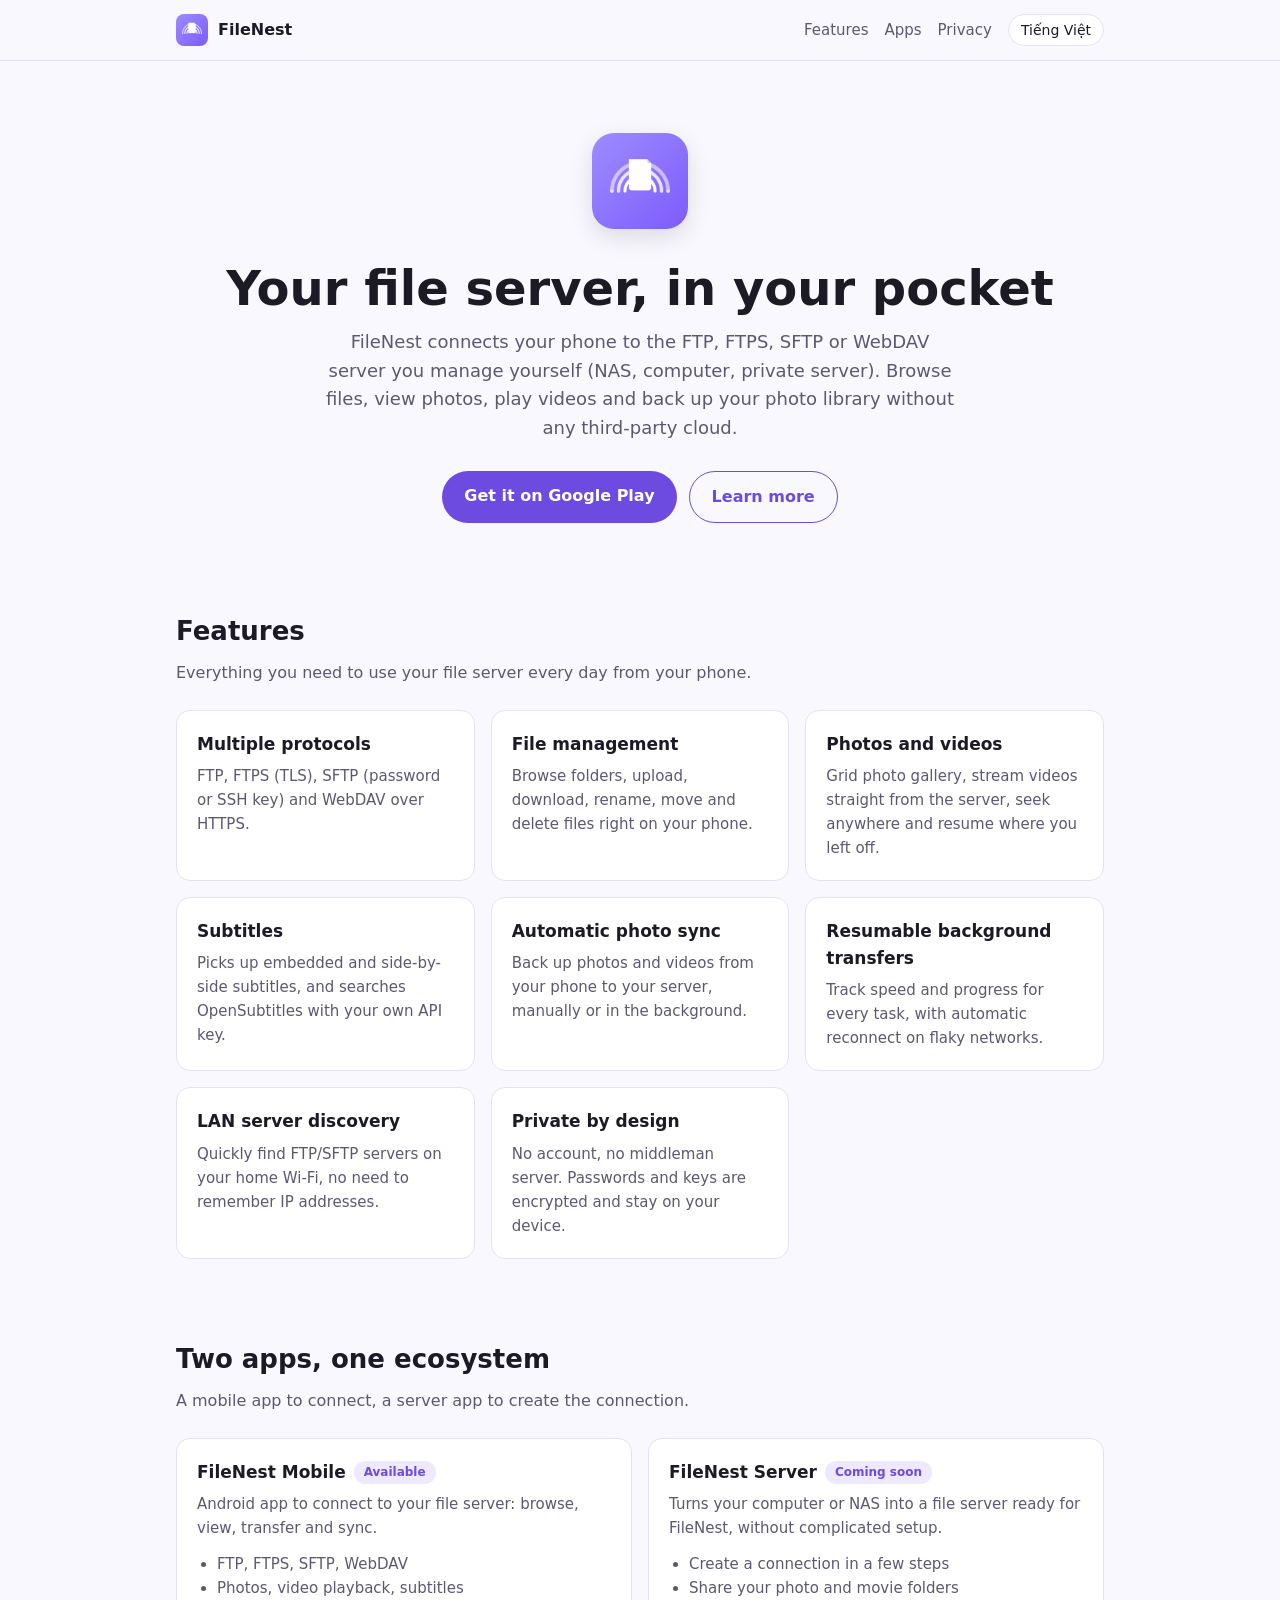
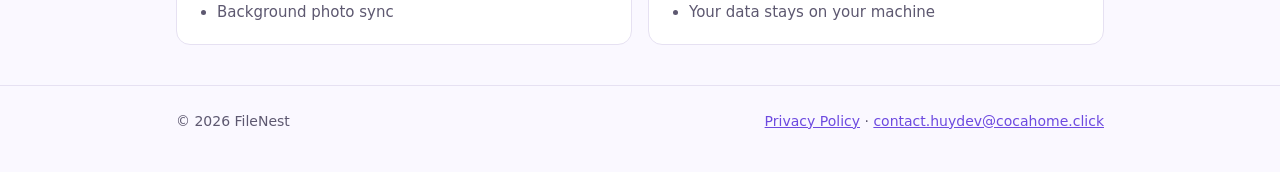
<file: index.html>
<!doctype html>
<html lang="vi" data-title-vi="FileNest — Kết nối server file của bạn" data-title-en="FileNest — Connect to your own file server">
<head>
  <meta charset="utf-8">
  <meta name="viewport" content="width=device-width, initial-scale=1">
  <title>FileNest</title>
  <meta name="description" content="FileNest: duyệt file, xem ảnh/video và đồng bộ media với server FTP/FTPS/SFTP/WebDAV của riêng bạn. / Browse files, view photos and videos, and sync media with your own FTP/FTPS/SFTP/WebDAV server.">
  <link rel="icon" href="icon.png">
  <link rel="stylesheet" href="style.css">
  <script src="lang.js"></script>
</head>
<body>
  <header class="top">
    <div class="wrap">
      <a class="brand" href="./"><img src="icon.png" alt="">FileNest</a>
      <nav>
        <a class="hide-sm" href="#features"><span lang="vi">Tính năng</span><span lang="en">Features</span></a>
        <a class="hide-sm" href="#apps"><span lang="vi">Ứng dụng</span><span lang="en">Apps</span></a>
        <a href="privacy.html"><span lang="vi">Quyền riêng tư</span><span lang="en">Privacy</span></a>
        <button class="lang-btn" id="lang-btn" type="button">English</button>
      </nav>
    </div>
  </header>

  <main>
    <div class="hero wrap">
      <img src="icon.png" alt="FileNest">
      <h1 lang="vi">Server file của bạn, trong túi của bạn</h1>
      <h1 lang="en">Your file server, in your pocket</h1>
      <p lang="vi">FileNest kết nối điện thoại với server FTP, FTPS, SFTP hoặc WebDAV mà bạn tự quản lý (NAS, máy tính, server riêng). Duyệt file, xem ảnh, phát video và sao lưu thư viện ảnh mà không cần dịch vụ đám mây trung gian.</p>
      <p lang="en">FileNest connects your phone to the FTP, FTPS, SFTP or WebDAV server you manage yourself (NAS, computer, private server). Browse files, view photos, play videos and back up your photo library without any third-party cloud.</p>
      <div class="cta">
        <a class="btn" href="https://play.google.com/store/apps/details?id=com.huynguyen.filenest"><span lang="vi">Tải trên Google Play</span><span lang="en">Get it on Google Play</span></a>
        <a class="btn ghost" href="#apps"><span lang="vi">Tìm hiểu thêm</span><span lang="en">Learn more</span></a>
      </div>
    </div>

    <section id="features">
      <div class="wrap">
        <h2 lang="vi">Tính năng</h2>
        <h2 lang="en">Features</h2>
        <p class="lead" lang="vi">Mọi thứ bạn cần để dùng server file hằng ngày trên điện thoại.</p>
        <p class="lead" lang="en">Everything you need to use your file server every day from your phone.</p>
        <div class="grid">
          <div class="card">
            <h3 lang="vi">Nhiều giao thức</h3><h3 lang="en">Multiple protocols</h3>
            <p lang="vi">FTP, FTPS (TLS), SFTP (mật khẩu hoặc SSH key) và WebDAV qua HTTPS.</p>
            <p lang="en">FTP, FTPS (TLS), SFTP (password or SSH key) and WebDAV over HTTPS.</p>
          </div>
          <div class="card">
            <h3 lang="vi">Quản lý file</h3><h3 lang="en">File management</h3>
            <p lang="vi">Duyệt thư mục, tải lên, tải về, đổi tên, di chuyển và xoá file ngay trên điện thoại.</p>
            <p lang="en">Browse folders, upload, download, rename, move and delete files right on your phone.</p>
          </div>
          <div class="card">
            <h3 lang="vi">Xem ảnh và video</h3><h3 lang="en">Photos and videos</h3>
            <p lang="vi">Thư viện ảnh dạng lưới, phát video trực tiếp từ server, tua tới bất kỳ vị trí nào, nhớ vị trí đang xem.</p>
            <p lang="en">Grid photo gallery, stream videos straight from the server, seek anywhere and resume where you left off.</p>
          </div>
          <div class="card">
            <h3 lang="vi">Phụ đề</h3><h3 lang="en">Subtitles</h3>
            <p lang="vi">Tự nhận phụ đề đi kèm video và tìm phụ đề qua OpenSubtitles bằng API key của bạn.</p>
            <p lang="en">Picks up embedded and side-by-side subtitles, and searches OpenSubtitles with your own API key.</p>
          </div>
          <div class="card">
            <h3 lang="vi">Đồng bộ ảnh tự động</h3><h3 lang="en">Automatic photo sync</h3>
            <p lang="vi">Sao lưu ảnh và video từ điện thoại lên server, thủ công hoặc tự chạy nền.</p>
            <p lang="en">Back up photos and videos from your phone to your server, manually or in the background.</p>
          </div>
          <div class="card">
            <h3 lang="vi">Tải nền, tiếp tục khi rớt mạng</h3><h3 lang="en">Resumable background transfers</h3>
            <p lang="vi">Theo dõi tốc độ và tiến độ từng tác vụ, tự kết nối lại khi mạng chập chờn.</p>
            <p lang="en">Track speed and progress for every task, with automatic reconnect on flaky networks.</p>
          </div>
          <div class="card">
            <h3 lang="vi">Dò server trong mạng LAN</h3><h3 lang="en">LAN server discovery</h3>
            <p lang="vi">Tìm nhanh server FTP/SFTP trong mạng Wi-Fi nhà bạn, không cần nhớ địa chỉ IP.</p>
            <p lang="en">Quickly find FTP/SFTP servers on your home Wi-Fi, no need to remember IP addresses.</p>
          </div>
          <div class="card">
            <h3 lang="vi">Riêng tư</h3><h3 lang="en">Private by design</h3>
            <p lang="vi">Không tài khoản, không server trung gian. Mật khẩu và khoá được mã hoá, chỉ lưu trên máy bạn.</p>
            <p lang="en">No account, no middleman server. Passwords and keys are encrypted and stay on your device.</p>
          </div>
        </div>
      </div>
    </section>

    <section id="apps">
      <div class="wrap">
        <h2 lang="vi">Hai ứng dụng, một hệ sinh thái</h2>
        <h2 lang="en">Two apps, one ecosystem</h2>
        <p class="lead" lang="vi">App mobile để kết nối, app server để tạo kết nối.</p>
        <p class="lead" lang="en">A mobile app to connect, a server app to create the connection.</p>
        <div class="products">
          <div class="card product">
            <h3><span lang="vi">FileNest cho điện thoại</span><span lang="en">FileNest Mobile</span> <span class="badge"><span lang="vi">Đã có</span><span lang="en">Available</span></span></h3>
            <p lang="vi">Ứng dụng Android để kết nối tới server file của bạn: duyệt, xem, tải và đồng bộ.</p>
            <p lang="en">Android app to connect to your file server: browse, view, transfer and sync.</p>
            <ul>
              <li lang="vi">FTP, FTPS, SFTP, WebDAV</li><li lang="en">FTP, FTPS, SFTP, WebDAV</li>
              <li lang="vi">Xem ảnh, phát video, phụ đề</li><li lang="en">Photos, video playback, subtitles</li>
              <li lang="vi">Đồng bộ ảnh chạy nền</li><li lang="en">Background photo sync</li>
            </ul>
          </div>
          <div class="card product">
            <h3><span lang="vi">FileNest Server</span><span lang="en">FileNest Server</span> <span class="badge"><span lang="vi">Sắp ra mắt</span><span lang="en">Coming soon</span></span></h3>
            <p lang="vi">Ứng dụng biến máy tính hoặc NAS của bạn thành server file sẵn sàng cho FileNest, không cần tự cấu hình phức tạp.</p>
            <p lang="en">Turns your computer or NAS into a file server ready for FileNest, without complicated setup.</p>
            <ul>
              <li lang="vi">Tạo kết nối chỉ trong vài bước</li><li lang="en">Create a connection in a few steps</li>
              <li lang="vi">Chia sẻ thư mục ảnh, phim của bạn</li><li lang="en">Share your photo and movie folders</li>
              <li lang="vi">Dữ liệu vẫn nằm trên máy của bạn</li><li lang="en">Your data stays on your machine</li>
            </ul>
          </div>
        </div>
      </div>
    </section>
  </main>

  <footer>
    <div class="wrap">
      <span>&copy; 2026 FileNest</span>
      <span>
        <a href="privacy.html"><span lang="vi">Chính sách quyền riêng tư</span><span lang="en">Privacy Policy</span></a>
        &middot;
        <a href="mailto:contact.huydev@cocahome.click">contact.huydev@cocahome.click</a>
      </span>
    </div>
  </footer>
</body>
</html>
</file>
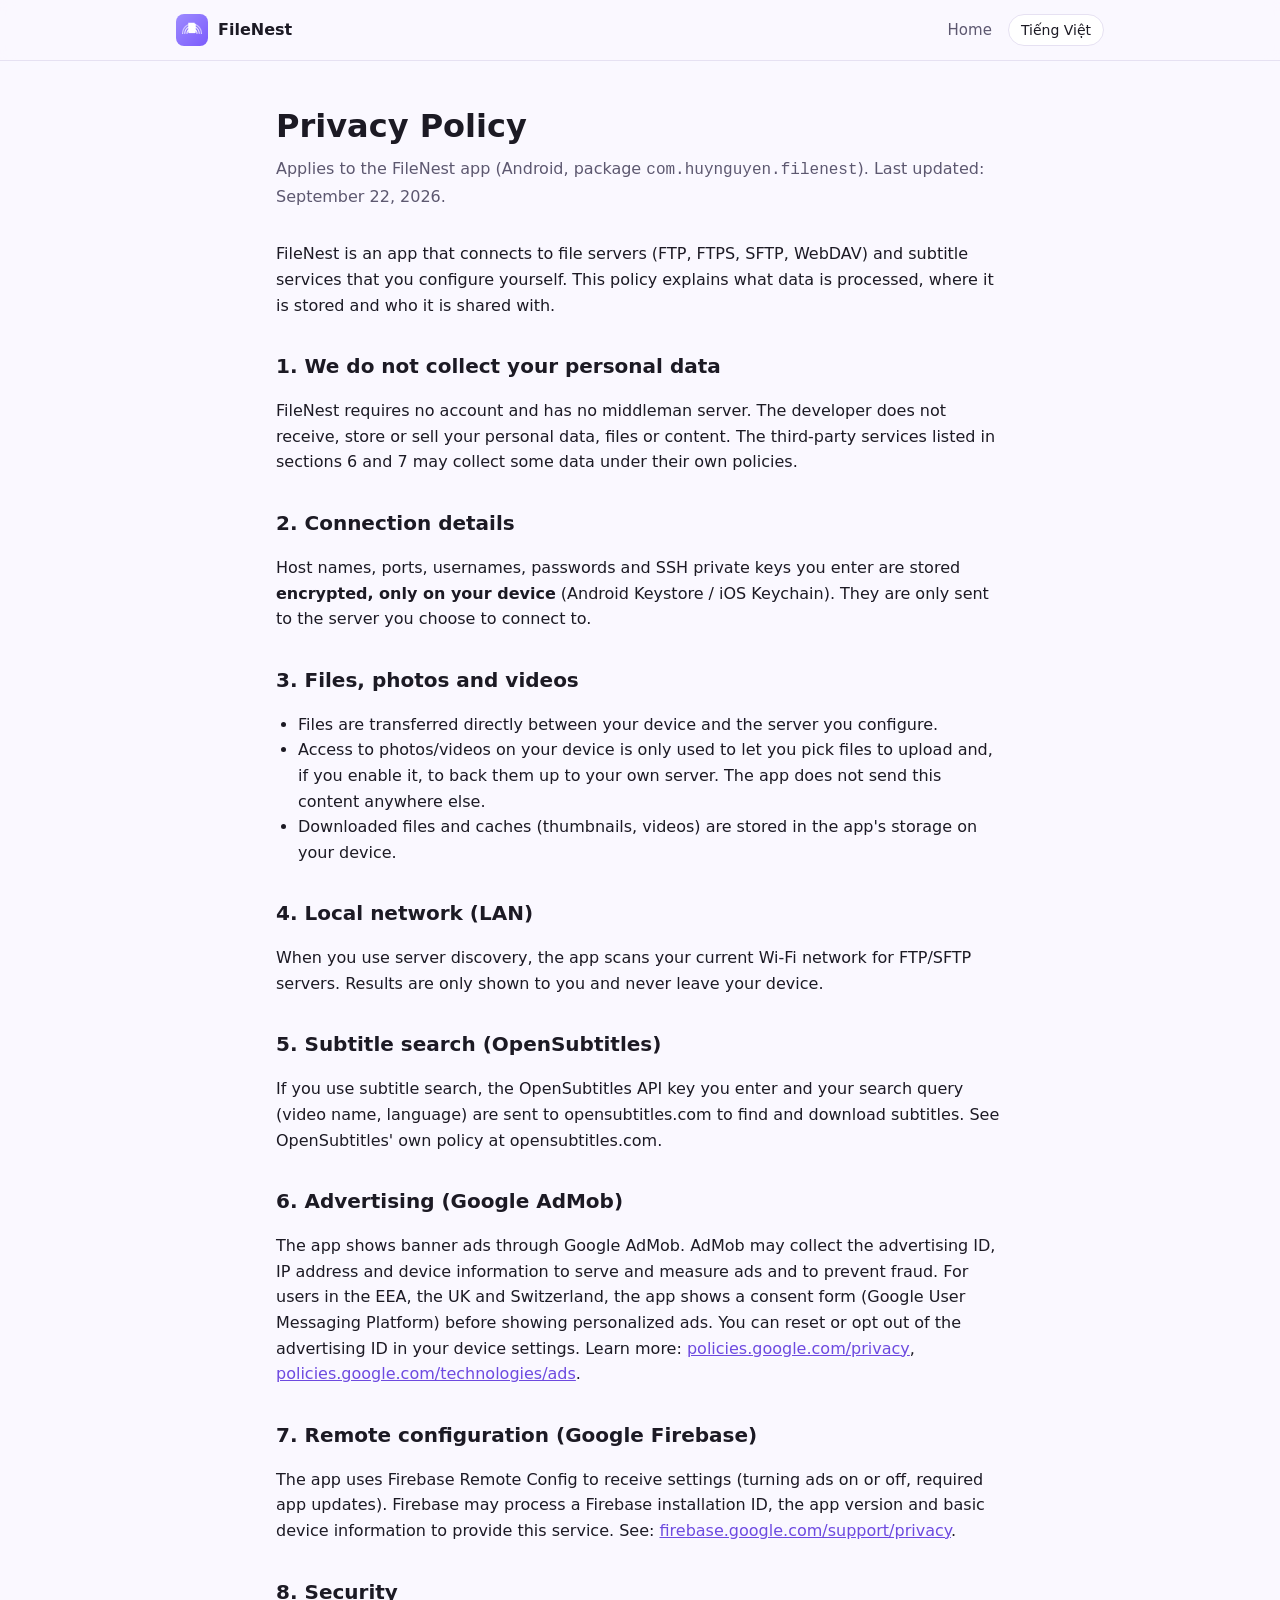
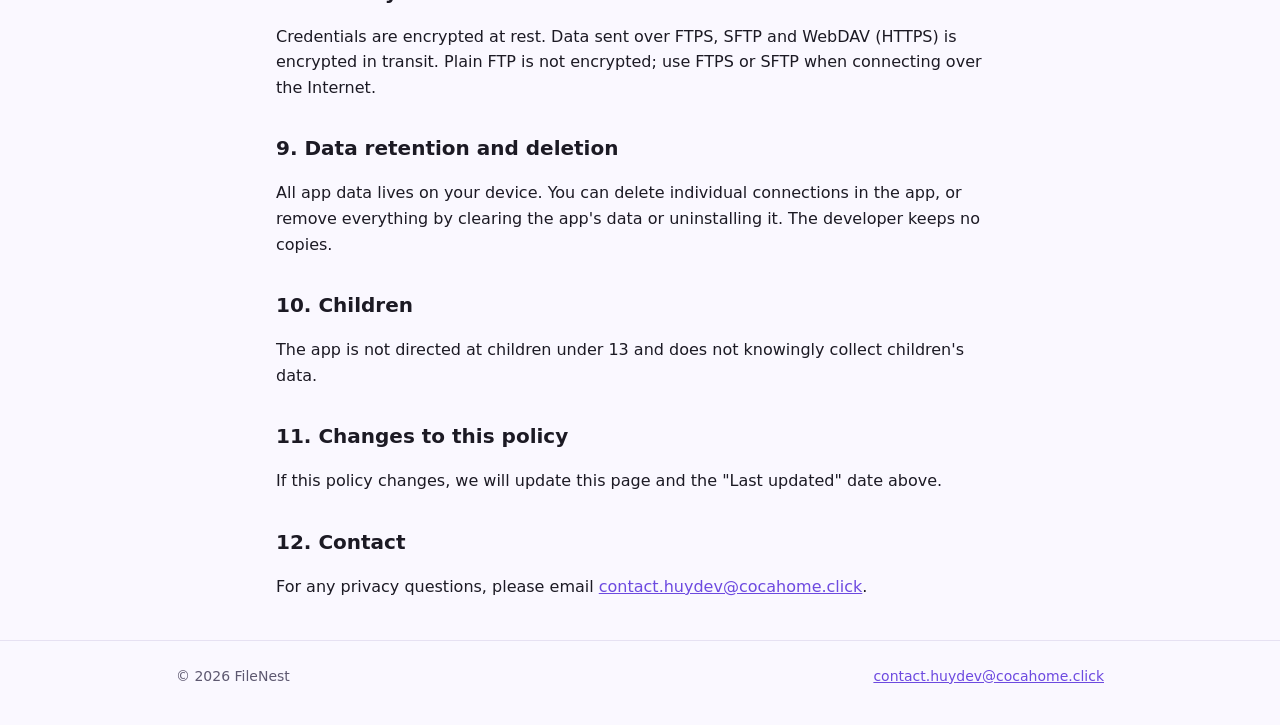
<file: privacy.html>
<!doctype html>
<html lang="vi" data-title-vi="Chính sách quyền riêng tư — FileNest" data-title-en="Privacy Policy — FileNest">
<head>
  <meta charset="utf-8">
  <meta name="viewport" content="width=device-width, initial-scale=1">
  <title>Privacy Policy — FileNest</title>
  <meta name="description" content="Chính sách quyền riêng tư của ứng dụng FileNest. / Privacy Policy of the FileNest app.">
  <link rel="icon" href="icon.png">
  <link rel="stylesheet" href="style.css">
  <script src="lang.js"></script>
</head>
<body>
  <header class="top">
    <div class="wrap">
      <a class="brand" href="./"><img src="icon.png" alt="">FileNest</a>
      <nav>
        <a href="./"><span lang="vi">Trang chủ</span><span lang="en">Home</span></a>
        <button class="lang-btn" id="lang-btn" type="button">English</button>
      </nav>
    </div>
  </header>

  <main class="doc">
    <div class="wrap">

      <article lang="vi">
        <h1>Chính sách quyền riêng tư</h1>
        <p class="meta">Áp dụng cho ứng dụng FileNest (Android, mã gói <code>com.huynguyen.filenest</code>). Cập nhật lần cuối: 22/09/2026.</p>

        <p>FileNest là ứng dụng kết nối tới server file (FTP, FTPS, SFTP, WebDAV) và dịch vụ phụ đề do chính bạn cấu hình. Chính sách này giải thích dữ liệu nào được xử lý, lưu ở đâu và được chia sẻ với ai.</p>

        <h2>1. Chúng tôi không thu thập dữ liệu cá nhân của bạn</h2>
        <p>FileNest không yêu cầu tạo tài khoản và không có server trung gian. Nhà phát triển không nhận, không lưu và không bán dữ liệu cá nhân, file hay nội dung của bạn. Các dịch vụ bên thứ ba được liệt kê ở mục 6 và 7 có thể thu thập một số dữ liệu theo chính sách riêng của họ.</p>

        <h2>2. Thông tin kết nối</h2>
        <p>Tên máy chủ, cổng, tên đăng nhập, mật khẩu và SSH private key bạn nhập được lưu <strong>mã hoá, chỉ trên thiết bị của bạn</strong> (Android Keystore / iOS Keychain). Các thông tin này chỉ được gửi tới đúng server bạn chọn kết nối.</p>

        <h2>3. File, ảnh và video</h2>
        <ul>
          <li>File chỉ được truyền trực tiếp giữa thiết bị và server bạn cấu hình.</li>
          <li>Quyền truy cập ảnh/video trên máy chỉ dùng để bạn chọn file tải lên và để tính năng đồng bộ (nếu bạn bật) sao lưu lên server của bạn. Ứng dụng không gửi nội dung này tới nơi nào khác.</li>
          <li>File tải về và bộ nhớ đệm (ảnh thu nhỏ, video) được lưu trong vùng lưu trữ của ứng dụng trên máy.</li>
        </ul>

        <h2>4. Mạng nội bộ (LAN)</h2>
        <p>Khi bạn dùng tính năng dò server, ứng dụng quét mạng Wi-Fi hiện tại để tìm server FTP/SFTP. Kết quả chỉ hiển thị cho bạn và không được gửi ra ngoài thiết bị.</p>

        <h2>5. Tìm phụ đề (OpenSubtitles)</h2>
        <p>Nếu bạn dùng tính năng tìm phụ đề, API key OpenSubtitles do bạn tự nhập và thông tin tìm kiếm (tên video, ngôn ngữ) được gửi tới opensubtitles.com để tìm và tải phụ đề. Xem chính sách của OpenSubtitles tại opensubtitles.com.</p>

        <h2>6. Quảng cáo (Google AdMob)</h2>
        <p>Ứng dụng hiển thị quảng cáo banner qua Google AdMob. AdMob có thể thu thập mã nhận dạng quảng cáo (Advertising ID), địa chỉ IP và thông tin thiết bị để hiển thị, đo lường quảng cáo và phòng chống gian lận. Với người dùng tại EEA, Vương quốc Anh và Thuỵ Sĩ, ứng dụng hiển thị màn hình xin đồng ý (Google User Messaging Platform) trước khi hiển thị quảng cáo cá nhân hoá. Bạn có thể đặt lại hoặc tắt Advertising ID trong phần cài đặt của thiết bị. Xem thêm: <a href="https://policies.google.com/privacy">policies.google.com/privacy</a>, <a href="https://policies.google.com/technologies/ads">policies.google.com/technologies/ads</a>.</p>

        <h2>7. Cấu hình từ xa (Google Firebase)</h2>
        <p>Ứng dụng dùng Firebase Remote Config để nhận cấu hình (bật/tắt quảng cáo, yêu cầu cập nhật phiên bản). Firebase có thể xử lý mã định danh cài đặt Firebase, phiên bản ứng dụng và thông tin thiết bị cơ bản để cung cấp dịch vụ này. Xem: <a href="https://firebase.google.com/support/privacy">firebase.google.com/support/privacy</a>.</p>

        <h2>8. Bảo mật</h2>
        <p>Thông tin đăng nhập được mã hoá khi lưu. Dữ liệu truyền qua FTPS, SFTP và WebDAV (HTTPS) được mã hoá trên đường truyền. FTP thường không mã hoá; hãy dùng FTPS hoặc SFTP khi kết nối qua Internet.</p>

        <h2>9. Lưu giữ và xoá dữ liệu</h2>
        <p>Toàn bộ dữ liệu của ứng dụng nằm trên thiết bị của bạn. Bạn có thể xoá từng kết nối trong ứng dụng, hoặc xoá toàn bộ bằng cách xoá dữ liệu ứng dụng hay gỡ cài đặt. Nhà phát triển không giữ bản sao nào.</p>

        <h2>10. Trẻ em</h2>
        <p>Ứng dụng không hướng tới trẻ em dưới 13 tuổi và không cố ý thu thập dữ liệu của trẻ em.</p>

        <h2>11. Thay đổi chính sách</h2>
        <p>Khi chính sách thay đổi, chúng tôi sẽ cập nhật trang này và ngày "Cập nhật lần cuối" ở trên.</p>

        <h2>12. Liên hệ</h2>
        <p>Mọi câu hỏi về quyền riêng tư, vui lòng gửi email tới <a href="mailto:contact.huydev@cocahome.click">contact.huydev@cocahome.click</a>.</p>
      </article>

      <article lang="en">
        <h1>Privacy Policy</h1>
        <p class="meta">Applies to the FileNest app (Android, package <code>com.huynguyen.filenest</code>). Last updated: September 22, 2026.</p>

        <p>FileNest is an app that connects to file servers (FTP, FTPS, SFTP, WebDAV) and subtitle services that you configure yourself. This policy explains what data is processed, where it is stored and who it is shared with.</p>

        <h2>1. We do not collect your personal data</h2>
        <p>FileNest requires no account and has no middleman server. The developer does not receive, store or sell your personal data, files or content. The third-party services listed in sections 6 and 7 may collect some data under their own policies.</p>

        <h2>2. Connection details</h2>
        <p>Host names, ports, usernames, passwords and SSH private keys you enter are stored <strong>encrypted, only on your device</strong> (Android Keystore / iOS Keychain). They are only sent to the server you choose to connect to.</p>

        <h2>3. Files, photos and videos</h2>
        <ul>
          <li>Files are transferred directly between your device and the server you configure.</li>
          <li>Access to photos/videos on your device is only used to let you pick files to upload and, if you enable it, to back them up to your own server. The app does not send this content anywhere else.</li>
          <li>Downloaded files and caches (thumbnails, videos) are stored in the app's storage on your device.</li>
        </ul>

        <h2>4. Local network (LAN)</h2>
        <p>When you use server discovery, the app scans your current Wi-Fi network for FTP/SFTP servers. Results are only shown to you and never leave your device.</p>

        <h2>5. Subtitle search (OpenSubtitles)</h2>
        <p>If you use subtitle search, the OpenSubtitles API key you enter and your search query (video name, language) are sent to opensubtitles.com to find and download subtitles. See OpenSubtitles' own policy at opensubtitles.com.</p>

        <h2>6. Advertising (Google AdMob)</h2>
        <p>The app shows banner ads through Google AdMob. AdMob may collect the advertising ID, IP address and device information to serve and measure ads and to prevent fraud. For users in the EEA, the UK and Switzerland, the app shows a consent form (Google User Messaging Platform) before showing personalized ads. You can reset or opt out of the advertising ID in your device settings. Learn more: <a href="https://policies.google.com/privacy">policies.google.com/privacy</a>, <a href="https://policies.google.com/technologies/ads">policies.google.com/technologies/ads</a>.</p>

        <h2>7. Remote configuration (Google Firebase)</h2>
        <p>The app uses Firebase Remote Config to receive settings (turning ads on or off, required app updates). Firebase may process a Firebase installation ID, the app version and basic device information to provide this service. See: <a href="https://firebase.google.com/support/privacy">firebase.google.com/support/privacy</a>.</p>

        <h2>8. Security</h2>
        <p>Credentials are encrypted at rest. Data sent over FTPS, SFTP and WebDAV (HTTPS) is encrypted in transit. Plain FTP is not encrypted; use FTPS or SFTP when connecting over the Internet.</p>

        <h2>9. Data retention and deletion</h2>
        <p>All app data lives on your device. You can delete individual connections in the app, or remove everything by clearing the app's data or uninstalling it. The developer keeps no copies.</p>

        <h2>10. Children</h2>
        <p>The app is not directed at children under 13 and does not knowingly collect children's data.</p>

        <h2>11. Changes to this policy</h2>
        <p>If this policy changes, we will update this page and the "Last updated" date above.</p>

        <h2>12. Contact</h2>
        <p>For any privacy questions, please email <a href="mailto:contact.huydev@cocahome.click">contact.huydev@cocahome.click</a>.</p>
      </article>

    </div>
  </main>

  <footer>
    <div class="wrap">
      <span>&copy; 2026 FileNest</span>
      <a href="mailto:contact.huydev@cocahome.click">contact.huydev@cocahome.click</a>
    </div>
  </footer>
</body>
</html>
</file>
<file: style.css>
:root {
  --bg: #faf8ff;
  --surface: #ffffff;
  --text: #1c1a24;
  --muted: #5d5870;
  --border: #e6e1f2;
  --accent: #6d4ae0;
  --accent-soft: #efe9ff;
  --radius: 14px;
}
@media (prefers-color-scheme: dark) {
  :root {
    --bg: #131118;
    --surface: #1c1a24;
    --text: #ece9f5;
    --muted: #a7a1bb;
    --border: #2d2a38;
    --accent: #a58bff;
    --accent-soft: #272040;
  }
}
* { box-sizing: border-box; }
html { -webkit-text-size-adjust: 100%; }
body {
  margin: 0;
  background: var(--bg);
  color: var(--text);
  font: 16px/1.6 system-ui, -apple-system, "Segoe UI", Roboto, sans-serif;
}
a { color: var(--accent); }
.wrap { max-width: 960px; margin: 0 auto; padding: 0 16px; }

/* Show only the active language */
html[lang="vi"] [lang="en"], html[lang="en"] [lang="vi"] { display: none !important; }

header.top {
  position: sticky; top: 0; z-index: 10;
  background: color-mix(in srgb, var(--bg) 88%, transparent);
  backdrop-filter: blur(8px);
  border-bottom: 1px solid var(--border);
}
header.top .wrap { display: flex; align-items: center; gap: 12px; height: 60px; }
.brand { display: flex; align-items: center; gap: 10px; font-weight: 700; text-decoration: none; color: var(--text); }
.brand img { width: 32px; height: 32px; border-radius: 8px; }
nav { margin-left: auto; display: flex; align-items: center; gap: 16px; font-size: 15px; }
nav a { color: var(--muted); text-decoration: none; }
nav a:hover { color: var(--text); }
.lang-btn {
  border: 1px solid var(--border); background: var(--surface); color: var(--text);
  border-radius: 999px; padding: 4px 12px; font: inherit; font-size: 14px; cursor: pointer;
}

.hero { padding: 72px 0 48px; text-align: center; }
.hero img { width: 96px; height: 96px; border-radius: 22px; box-shadow: 0 8px 24px rgb(0 0 0 / .12); }
.hero h1 { font-size: clamp(32px, 6vw, 48px); line-height: 1.15; margin: 24px 0 12px; }
.hero p { color: var(--muted); font-size: 18px; max-width: 640px; margin: 0 auto 28px; }
.cta { display: inline-flex; flex-wrap: wrap; gap: 12px; justify-content: center; }
.btn {
  display: inline-block; padding: 12px 22px; border-radius: 999px; font-weight: 600; text-decoration: none;
  background: var(--accent); color: #fff;
}
.btn.ghost { background: transparent; color: var(--accent); border: 1px solid var(--accent); }

section { padding: 40px 0; }
section h2 { font-size: 26px; margin: 0 0 8px; }
section > .wrap > p.lead { color: var(--muted); margin: 0 0 24px; }

.grid { display: grid; gap: 16px; grid-template-columns: repeat(auto-fit, minmax(240px, 1fr)); }
.card {
  background: var(--surface); border: 1px solid var(--border); border-radius: var(--radius); padding: 20px;
}
.card h3 { margin: 0 0 6px; font-size: 17px; }
.card p { margin: 0; color: var(--muted); font-size: 15px; }

.products { display: grid; gap: 16px; grid-template-columns: repeat(auto-fit, minmax(280px, 1fr)); }
.product h3 { display: flex; align-items: center; gap: 8px; }
.badge {
  font-size: 12px; font-weight: 600; padding: 2px 10px; border-radius: 999px;
  background: var(--accent-soft); color: var(--accent);
}
.product ul { margin: 12px 0 0; padding-left: 20px; color: var(--muted); font-size: 15px; }

footer { border-top: 1px solid var(--border); padding: 24px 0 40px; color: var(--muted); font-size: 14px; }
footer .wrap { display: flex; flex-wrap: wrap; gap: 8px 20px; justify-content: space-between; }

/* Privacy page */
.doc { padding: 40px 0 24px; }
.doc h1 { font-size: 32px; margin: 0 0 4px; }
.doc .meta { color: var(--muted); margin: 0 0 32px; }
.doc h2 { font-size: 20px; margin: 32px 0 8px; }
.doc p, .doc li { color: var(--text); }
.doc ul { padding-left: 22px; }
.doc .wrap { max-width: 760px; }

@media (max-width: 560px) {
  nav a.hide-sm { display: none; }
  .hero { padding-top: 48px; }
}
</file>
